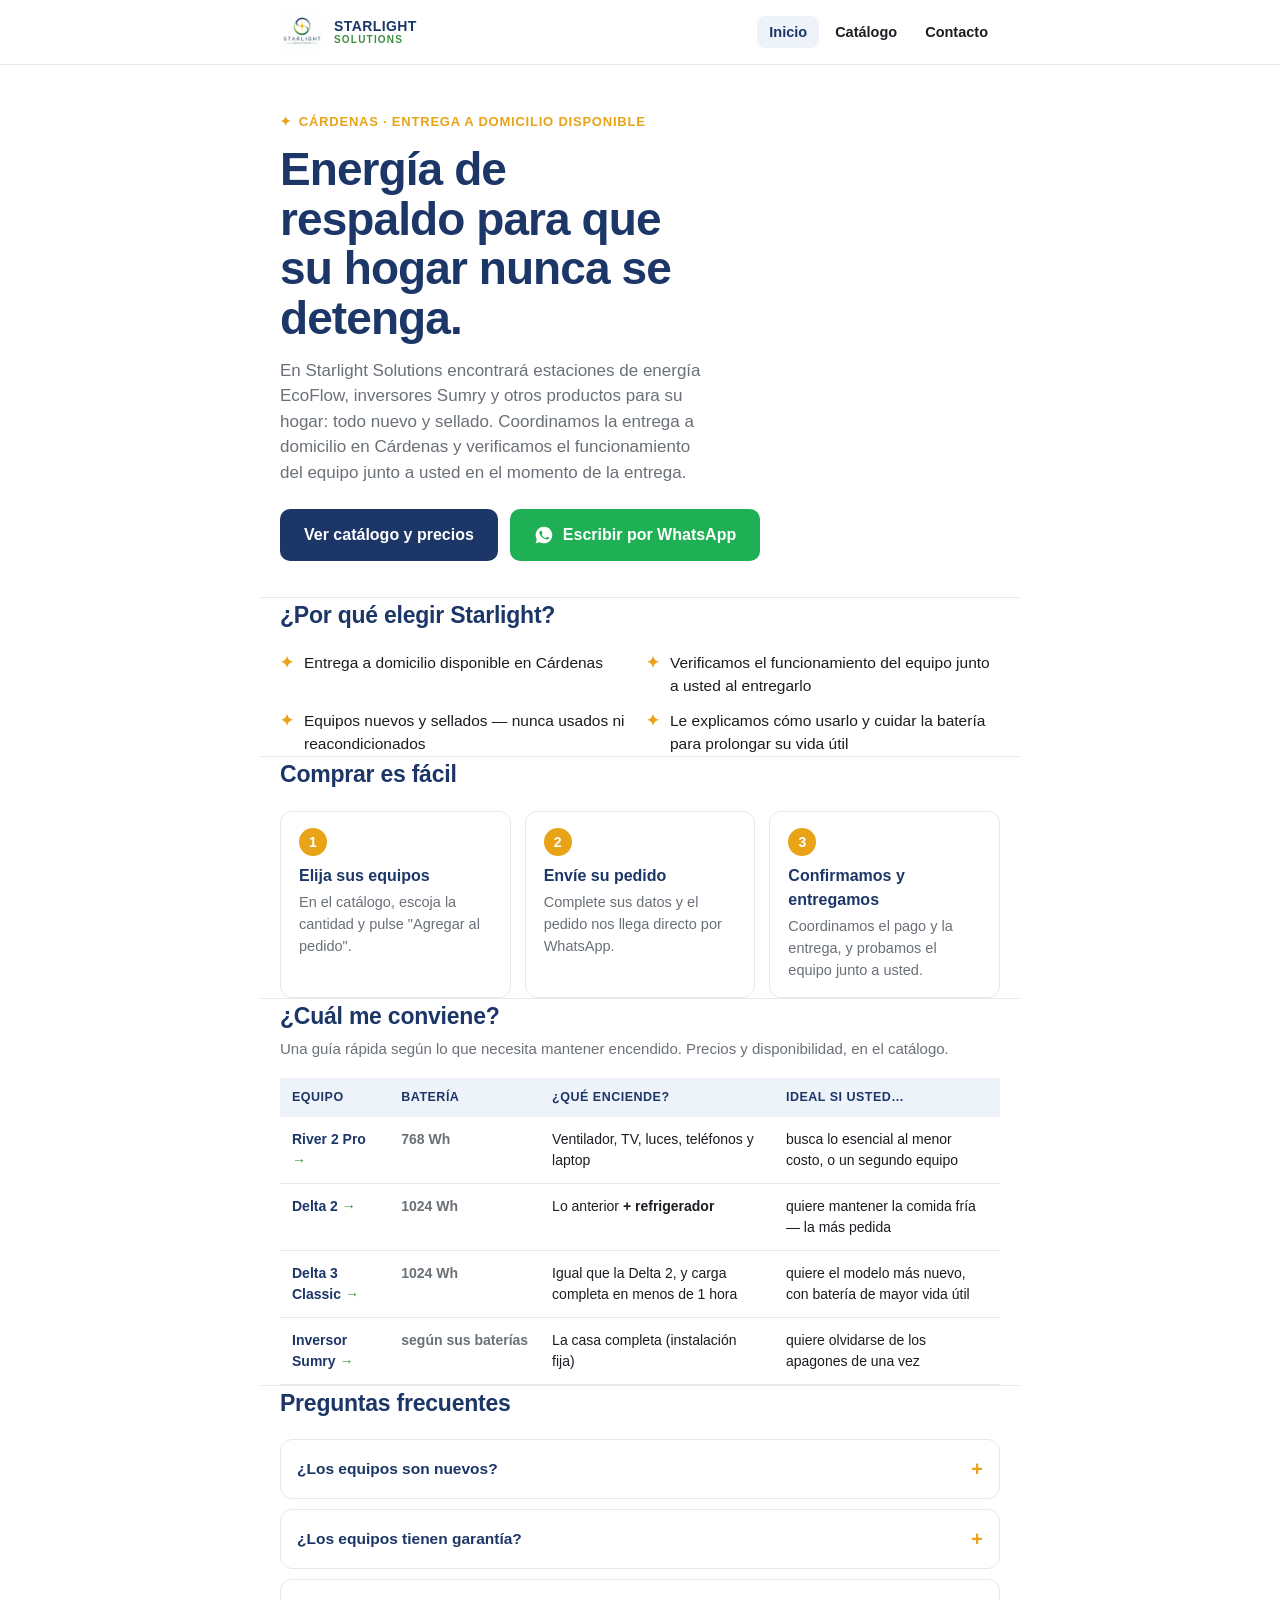
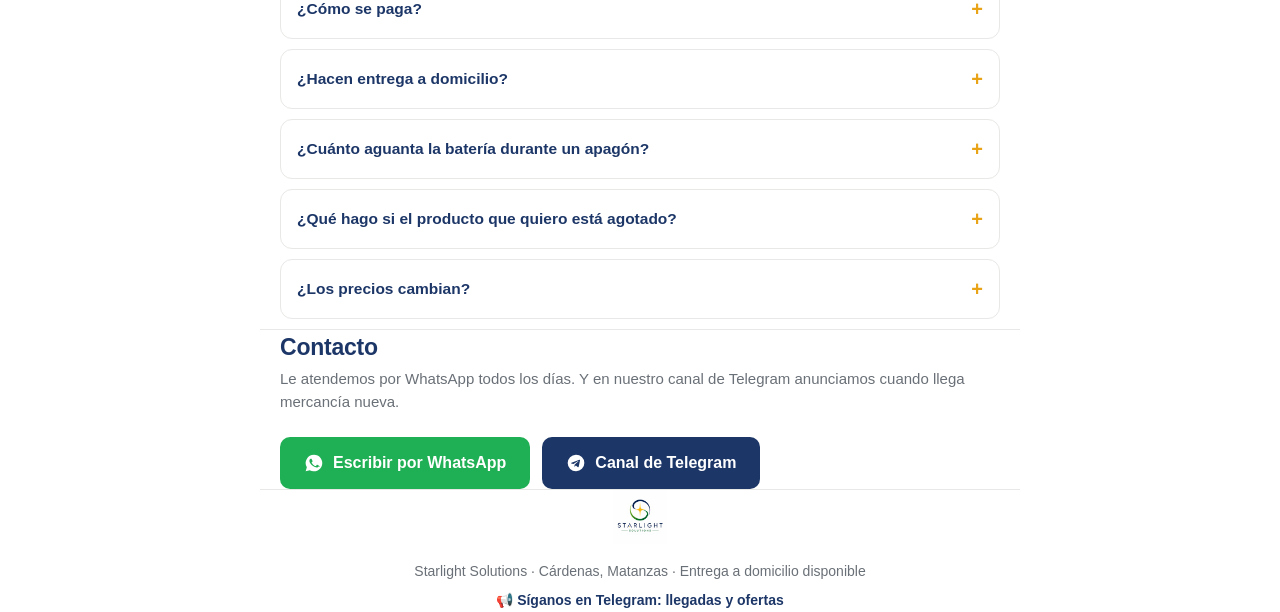
<file: index.html>
<!DOCTYPE html>
<html lang="es">
<head>
<meta charset="UTF-8">
<meta name="viewport" content="width=device-width, initial-scale=1.0">
<title>Starlight Solutions — Energía y más para su hogar en Cárdenas</title>
<meta name="description" content="Estaciones de energía EcoFlow, inversores Sumry y más productos para su hogar en Cárdenas. Nuevos y sellados, con entrega a domicilio disponible.">

<meta property="og:type" content="website">
<meta property="og:title" content="Starlight Solutions — Energía y más para su hogar">
<meta property="og:description" content="Estaciones EcoFlow, inversores Sumry y más productos, nuevos y sellados. Entrega a domicilio disponible en Cárdenas. Solicítelos por WhatsApp.">
<meta property="og:locale" content="es_ES">
<meta property="og:image" content="https://starlight-energy.github.io/fotos/logo.png">
<meta name="theme-color" content="#1c3667">

<link rel="stylesheet" href="estilos.css?v=7">
<link rel="icon" href="fotos/logo.png">

<script>
const TELEFONO = "5363918876";
const HOJA_URL = "https://docs.google.com/spreadsheets/d/e/2PACX-1vSPsP0MC9Q6pmkm4fNBeANPSQ49hgyJtSiVMVNAZ2O31lNak_DgUhjjcJc0O63xUS2sCh23cRfoL8Nz/pub?gid=810667152&single=true&output=csv";
</script>
</head>
<body>

<nav>
  <div class="nav-inner">
    <a class="nav-logo" href="index.html">
      <img src="fotos/logo.png" alt="Starlight Solutions">
      <strong>Starlight<small>Solutions</small></strong>
    </a>
    <ul class="nav-links">
      <li><a class="activo" href="index.html">Inicio</a></li>
      <li><a href="catalogo.html">Catálogo</a></li>
      <li><a href="#contacto">Contacto</a></li>
    </ul>
  </div>
</nav>

<section id="cartel-oferta" class="cartel-oferta" hidden aria-live="polite" aria-label="Oferta"></section>

<noscript><div class="contenedor"><p class="nojs">Su navegador tiene JavaScript desactivado y algunas funciones del sitio no van a funcionar. Escríbanos por WhatsApp al +53 63918876 y le atendemos igual.</p></div></noscript>

<header class="heroe contenedor">
  <span class="eyebrow">Cárdenas · Entrega a domicilio disponible</span>
  <h1>Energía de respaldo para que su hogar nunca se detenga.</h1>
  <p>En Starlight Solutions encontrará estaciones de energía EcoFlow, inversores Sumry y otros productos para su hogar: todo nuevo y sellado. Coordinamos la entrega a domicilio en Cárdenas y verificamos el funcionamiento del equipo junto a usted en el momento de la entrega.</p>
  <div class="botones">
    <a class="btn btn-azul" href="catalogo.html">Ver catálogo y precios</a>
    <a class="btn btn-wa" id="wa-hero" href="#">
      <svg width="20" height="20" viewBox="0 0 24 24" fill="currentColor"><path d="M12 2a10 10 0 0 0-8.6 15.1L2 22l5-1.3A10 10 0 1 0 12 2zm5.4 14.1c-.2.6-1.3 1.2-1.8 1.2-.5.1-1 .2-3.3-.7-2.8-1.1-4.6-4-4.7-4.2-.1-.2-1.1-1.5-1.1-2.9s.7-2 1-2.3c.2-.3.5-.3.7-.3h.5c.2 0 .4 0 .6.5l.9 2.1c.1.2.1.4 0 .6l-.4.6-.5.5c-.1.1-.3.3-.1.6.2.3.8 1.4 1.8 2.2 1.2 1.1 2.3 1.4 2.6 1.6.3.1.5.1.7-.1l1-1.2c.2-.3.4-.2.7-.1l2 1c.3.1.5.2.6.4 0 .1 0 .7-.2 1.3z"/></svg>
      Escribir por WhatsApp
    </a>
  </div>
</header>

<section class="contenedor">
  <h2 class="titulo">¿Por qué elegir Starlight?</h2>
  <ul class="confianza">
    <li>Entrega a domicilio disponible en Cárdenas</li>
    <li>Verificamos el funcionamiento del equipo junto a usted al entregarlo</li>
    <li>Equipos nuevos y sellados — nunca usados ni reacondicionados</li>
    <li>Le explicamos cómo usarlo y cuidar la batería para prolongar su vida útil</li>
  </ul>
</section>

<section class="contenedor">
  <h2 class="titulo">Comprar es fácil</h2>
  <div class="pasos">
    <div class="paso">
      <span class="num">1</span>
      <h3>Elija sus equipos</h3>
      <p>En el catálogo, escoja la cantidad y pulse "Agregar al pedido".</p>
    </div>
    <div class="paso">
      <span class="num">2</span>
      <h3>Envíe su pedido</h3>
      <p>Complete sus datos y el pedido nos llega directo por WhatsApp.</p>
    </div>
    <div class="paso">
      <span class="num">3</span>
      <h3>Confirmamos y entregamos</h3>
      <p>Coordinamos el pago y la entrega, y probamos el equipo junto a usted.</p>
    </div>
  </div>
</section>

<section class="contenedor" id="seccion-productos">
  <h2 class="titulo">Nuestros productos</h2>
  <p class="sub">Disponibilidad y precios actualizados en el catálogo.</p>
  <div class="previas" id="previas-productos"></div>
</section>

<section class="contenedor">
  <h2 class="titulo">¿Cuál me conviene?</h2>
  <p class="sub">Una guía rápida según lo que necesita mantener encendido. Precios y disponibilidad, en el catálogo.</p>
  <div class="tabla-scroll">
    <table class="tabla-comp">
      <tr><th>Equipo</th><th>Batería</th><th>¿Qué enciende?</th><th>Ideal si usted…</th></tr>
      <tr>
        <td><a href="catalogo.html#river2">River 2 Pro</a></td>
        <td class="wh">768 Wh</td>
        <td>Ventilador, TV, luces, teléfonos y laptop</td>
        <td>busca lo esencial al menor costo, o un segundo equipo</td>
      </tr>
      <tr>
        <td><a href="catalogo.html#delta2">Delta 2</a></td>
        <td class="wh">1024 Wh</td>
        <td>Lo anterior <strong>+ refrigerador</strong></td>
        <td>quiere mantener la comida fría — la más pedida</td>
      </tr>
      <tr>
        <td><a href="catalogo.html#delta3">Delta 3 Classic</a></td>
        <td class="wh">1024 Wh</td>
        <td>Igual que la Delta 2, y carga completa en menos de 1 hora</td>
        <td>quiere el modelo más nuevo, con batería de mayor vida útil</td>
      </tr>
      <tr>
        <td><a href="catalogo.html#sumry">Inversor Sumry</a></td>
        <td class="wh">según sus baterías</td>
        <td>La casa completa (instalación fija)</td>
        <td>quiere olvidarse de los apagones de una vez</td>
      </tr>
    </table>
  </div>
</section>

<section class="contenedor">
  <h2 class="titulo">Preguntas frecuentes</h2>
  <div class="faq">
    <details>
      <summary>¿Los equipos son nuevos?</summary>
      <div class="faq-r">Sí. Todos nuestros equipos son nuevos y sellados — nunca usados ni reacondicionados. Además, los probamos junto a usted en el momento de la entrega.</div>
    </details>
    <details>
      <summary>¿Los equipos tienen garantía?</summary>
      <div class="faq-r">No ofrecemos garantía. Lo que sí hacemos: antes de entregar cada equipo, lo encendemos y verificamos junto a usted que todo funcione perfectamente, y le explicamos cómo usarlo y cuidarlo. Una vez entregado, el equipo queda bajo el cuidado y la responsabilidad del cliente.</div>
    </details>
    <details>
      <summary>¿Cómo se paga?</summary>
      <div class="faq-r">En efectivo (USD) o por Zelle — los datos se los enviamos por WhatsApp al confirmar su pedido. La entrega a domicilio se paga en CUP.</div>
    </details>
    <details>
      <summary>¿Hacen entrega a domicilio?</summary>
      <div class="faq-r">Sí, la entrega a domicilio está disponible en Cárdenas y zonas cercanas. El costo depende de la zona (se paga en CUP) y lo verá claro antes de enviar su pedido.</div>
    </details>
    <details>
      <summary>¿Cuánto aguanta la batería durante un apagón?</summary>
      <div class="faq-r">Depende del equipo y de lo que conecte. En el catálogo, cada equipo dice qué puede encender; como referencia, una Delta 2 mantiene un refrigerador varias horas. Si nos cuenta qué quiere respaldar, le recomendamos el equipo exacto por WhatsApp.</div>
    </details>
    <details>
      <summary>¿Qué hago si el producto que quiero está agotado?</summary>
      <div class="faq-r">En el catálogo, deje su número de WhatsApp en el equipo agotado. Le avisamos por WhatsApp cuando lleguen.</div>
    </details>
    <details>
      <summary>¿Los precios cambian?</summary>
      <div class="faq-r">Los precios y la disponibilidad se actualizan constantemente en el catálogo. El precio del día es siempre el que ve allí, en USD.</div>
    </details>
  </div>
</section>

<section class="contenedor" id="contacto">
  <h2 class="titulo">Contacto</h2>
  <p class="sub">Le atendemos por WhatsApp todos los días. Y en nuestro canal de Telegram anunciamos cuando llega mercancía nueva.</p>
  <div class="botones">
    <a class="btn btn-wa" id="wa-contacto" href="#">
      <svg width="20" height="20" viewBox="0 0 24 24" fill="currentColor"><path d="M12 2a10 10 0 0 0-8.6 15.1L2 22l5-1.3A10 10 0 1 0 12 2zm5.4 14.1c-.2.6-1.3 1.2-1.8 1.2-.5.1-1 .2-3.3-.7-2.8-1.1-4.6-4-4.7-4.2-.1-.2-1.1-1.5-1.1-2.9s.7-2 1-2.3c.2-.3.5-.3.7-.3h.5c.2 0 .4 0 .6.5l.9 2.1c.1.2.1.4 0 .6l-.4.6-.5.5c-.1.1-.3.3-.1.6.2.3.8 1.4 1.8 2.2 1.2 1.1 2.3 1.4 2.6 1.6.3.1.5.1.7-.1l1-1.2c.2-.3.4-.2.7-.1l2 1c.3.1.5.2.6.4 0 .1 0 .7-.2 1.3z"/></svg>
      Escribir por WhatsApp
    </a>
    <a class="btn btn-azul" href="https://t.me/starlight_solutions" target="_blank" rel="noopener">
      <svg width="20" height="20" viewBox="0 0 24 24" fill="currentColor"><path d="M11.94 2a10 10 0 1 0 .12 20 10 10 0 0 0-.12-20zm4.9 6.8-1.63 7.74c-.12.55-.45.68-.9.42l-2.5-1.84-1.2 1.16c-.14.13-.25.25-.5.25l.17-2.53 4.6-4.16c.2-.17-.05-.27-.3-.1l-5.7 3.58-2.45-.77c-.53-.17-.54-.53.12-.79l9.57-3.69c.44-.16.83.1.68.73z"/></svg>
      Canal de Telegram
    </a>
  </div>
</section>

<a class="carrito-flotante" href="pedido.html" data-carrito-flotante style="display:none">
  <svg width="18" height="18" viewBox="0 0 24 24" fill="none" stroke="currentColor" stroke-width="2" stroke-linecap="round" stroke-linejoin="round"><circle cx="9" cy="21" r="1"/><circle cx="20" cy="21" r="1"/><path d="M1 1h4l2.7 13.4a2 2 0 0 0 2 1.6h9.7a2 2 0 0 0 2-1.6L23 6H6"/></svg>
  Ver mi pedido · <span data-carrito-cuenta>0</span>
</a>

<footer class="contenedor">
  <img class="logo-pie" src="fotos/logo.png" alt="Starlight Solutions">
  <p>Starlight Solutions · Cárdenas, Matanzas · Entrega a domicilio disponible</p>
  <a class="enlace-tg" href="https://t.me/starlight_solutions" target="_blank" rel="noopener">📢 Síganos en Telegram: llegadas y ofertas</a>
</footer>

<script data-goatcounter="https://starlight-energy.goatcounter.com/count" async src="https://gc.zgo.at/count.js"></script>

<script src="carrito.js?v=6"></script>
<script>
(function(){
  function construirPrevia(c, enc){
    var id = (c[0] || "").trim().toLowerCase();
    var nombre = c[1] || "";
    var texto = (c[9] || "").trim();
    var capacidad = (c[6] || "").trim();
    var blurb = texto || capacidad;
    var a = document.createElement("a");
    a.className = "previa";
    a.href = "catalogo.html#" + id;
    var h3 = document.createElement("h3");
    h3.textContent = nombre;
    a.appendChild(h3);
    if (blurb){
      var p = document.createElement("p");
      p.textContent = blurb;
      a.appendChild(p);
    }
    var o = Carrito.ofertaDe(c, enc, Date.now());
    if (o.activa){
      var oferta = document.createElement("div");
      oferta.className = "oferta-producto";
      oferta.textContent = "🏷️ " + o.etiqueta;
      a.appendChild(oferta);
    }
    if (o.activa && o.tachado){
      var precio = document.createElement("div");
      precio.className = "previa-precio";
      var visible = document.createElement("span");
      visible.setAttribute("aria-hidden", "true");
      var viejo = document.createElement("s");
      viejo.textContent = Carrito.usd(o.antes);
      visible.appendChild(viejo);
      visible.appendChild(document.createTextNode(" " + Carrito.usd(o.precio)));
      var lector = document.createElement("span");
      lector.className = "solo-lector";
      lector.textContent = "Antes " + Carrito.usd(o.antes) + ", ahora " + Carrito.usd(o.precio) + ".";
      precio.appendChild(visible);
      precio.appendChild(lector);
      a.appendChild(precio);
    }
    var span = document.createElement("span");
    span.className = "ver";
    span.textContent = "Ver detalles →";
    a.appendChild(span);
    return a;
  }

  var contPrevias = document.getElementById("previas-productos");
  var seccionProductos = document.getElementById("seccion-productos");

  var cartel = document.getElementById("cartel-oferta");
  var ultimas = { filas: [], enc: null, previas: false };

  function pintarCartel(filas, enc){
    var b = Carrito.bannerOfertas(filas, enc, Date.now());
    Carrito.pintarCartel(cartel, b, b ? "catalogo.html#" + b.primerId : "catalogo.html");
  }

  function pintarPrevias(filas, enc){
    contPrevias.innerHTML = "";
    filas.forEach(function(c){
      if (!(c[0] || "").trim()) return;
      if (Carrito.esOculto(c, enc)) return;
      contPrevias.appendChild(construirPrevia(c, enc));
    });
    if (contPrevias.children.length === 0) seccionProductos.hidden = true;
    else seccionProductos.hidden = false;
  }

  function pintarPreviasDesdeCache(){
    var cached = null;
    try { cached = JSON.parse(localStorage.getItem("starlight_catalogo_v1")); } catch(e){}
    var fecha = null;
    var filas = null;
    var enc = null;
    if (Array.isArray(cached)) filas = cached;
    else if (cached && Array.isArray(cached.filas)){ fecha = cached.fecha; filas = cached.filas; enc = Array.isArray(cached.encabezado) ? cached.encabezado : null; }
    if (filas && filas.length){
      ultimas = { filas: filas, enc: enc, previas: true };
      pintarPrevias(filas, enc);
      if (!(typeof fecha === "number" && isFinite(fecha) && Date.now() - fecha <= 86400000)){
        var dias = typeof fecha === "number" && isFinite(fecha) ? Math.max(1, Math.floor((Date.now() - fecha) / 86400000)) : 1;
        var aviso = document.createElement("p");
        aviso.className = "aviso-cache";
        aviso.textContent = "Precios guardados de hace " + dias + " día(s) — confirme por WhatsApp";
        contPrevias.parentNode.insertBefore(aviso, contPrevias);
      }
    }
    else { seccionProductos.hidden = true; }
  }

  try {
    var guardada = Carrito.leerCacheCatalogo();
    if (guardada && guardada.filas.length){
      ultimas = { filas: guardada.filas, enc: guardada.encabezado, previas: false };
      pintarCartel(guardada.filas, guardada.encabezado);
    }
  } catch(e){}

  var filasPrevias = [];
  Carrito.leerHoja(HOJA_URL, function(c){
    filasPrevias.push(c);
  }, function(enc){
    if (filasPrevias.length > 0){
      ultimas = { filas: filasPrevias, enc: enc, previas: true };
      pintarPrevias(filasPrevias, enc);
      try { pintarCartel(filasPrevias, enc); } catch(e){}
    }
    else { pintarPreviasDesdeCache(); }
  }, function(){
    pintarPreviasDesdeCache();
  }, {encabezado:["id","producto","precio","stock"]});

  Carrito.relojOfertas(function(){
    try {
      if (ultimas.previas) pintarPrevias(ultimas.filas, ultimas.enc);
      pintarCartel(ultimas.filas, ultimas.enc);
    } catch(e){}
  });

  function wa(m){return "https://wa.me/"+TELEFONO+"?text="+encodeURIComponent(m);}
  var h=document.getElementById("wa-hero");
  var c=document.getElementById("wa-contacto");
  if(h) h.href=wa("Hola 👋 Vi la página de Starlight y quiero más información.");
  if(c) c.href=wa("Hola 👋 Vi la página de Starlight y quiero más información.");
})();
</script>

</body>
</html>
</file>
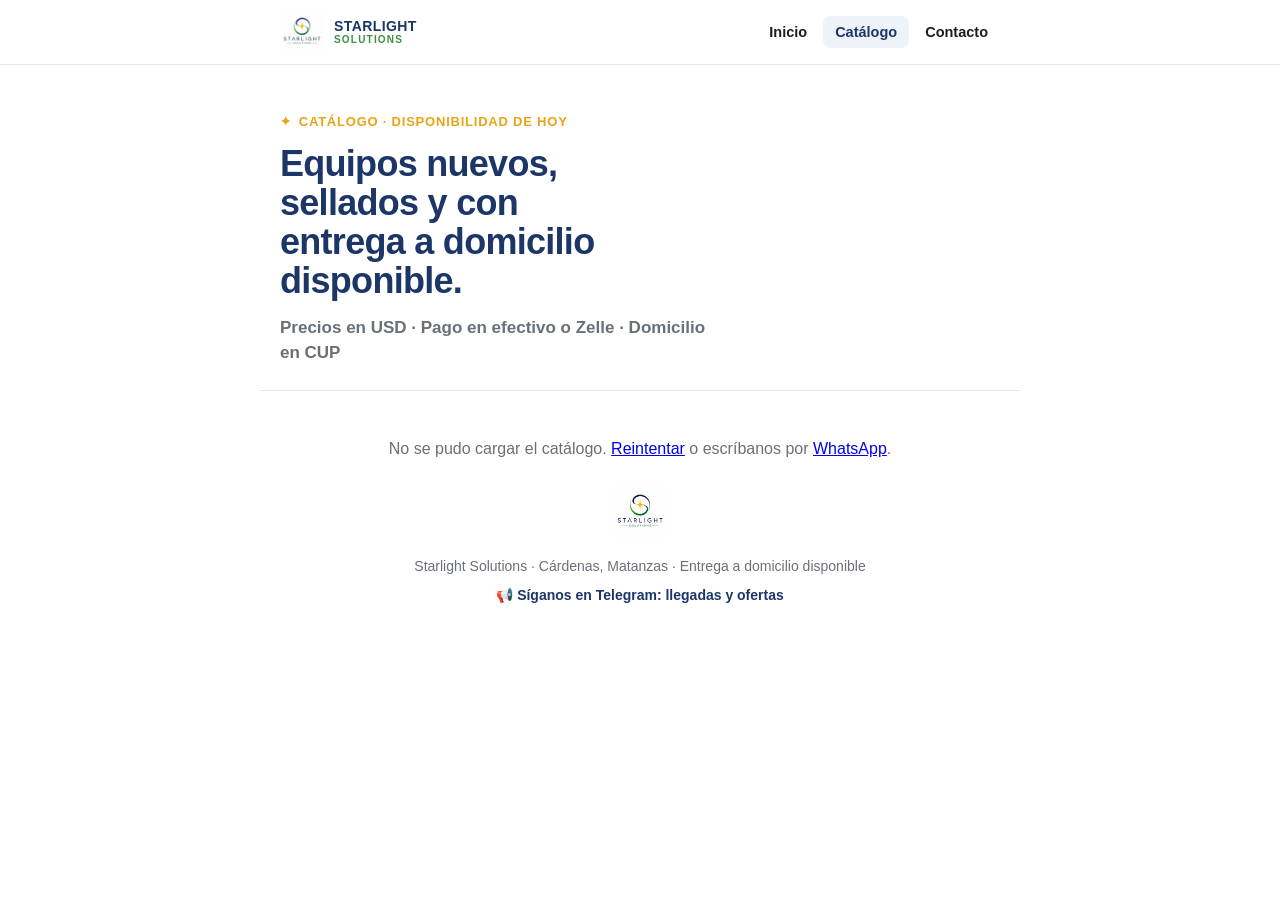
<file: catalogo.html>
<!DOCTYPE html>
<html lang="es">
<head>
<meta charset="UTF-8">
<meta name="viewport" content="width=device-width, initial-scale=1.0">
<title>Catálogo — Starlight Solutions</title>
<meta name="description" content="Catálogo de Starlight Solutions en Cárdenas: estaciones EcoFlow, inversores Sumry y más productos para su hogar. Disponibilidad y precios del día.">

<meta property="og:type" content="website">
<meta property="og:title" content="Catálogo — Starlight Solutions">
<meta property="og:description" content="Disponibilidad y precios del día: estaciones EcoFlow, inversor Sumry y más productos para su hogar. Solicítelos por WhatsApp.">
<meta property="og:locale" content="es_ES">
<meta property="og:image" content="https://starlight-energy.github.io/fotos/logo.png">
<meta name="theme-color" content="#1c3667">

<link rel="stylesheet" href="estilos.css?v=7">
<link rel="icon" href="fotos/logo.png">

<script>
const TELEFONO = "5363918876";
const HOJA_URL = "https://docs.google.com/spreadsheets/d/e/2PACX-1vSPsP0MC9Q6pmkm4fNBeANPSQ49hgyJtSiVMVNAZ2O31lNak_DgUhjjcJc0O63xUS2sCh23cRfoL8Nz/pub?gid=810667152&single=true&output=csv";
const PEDIDOS_URL = "https://script.google.com/macros/s/AKfycbxJfbMzWdCAZn0d9-gTarCLpDb30ksTUcnERDhWfdk-dnP-SZZPJ8MPzvjmgQmxFsUaIg/exec";
</script>
</head>
<body>

<nav>
  <div class="nav-inner">
    <a class="nav-logo" href="index.html">
      <img src="fotos/logo.png" alt="Starlight Solutions">
      <strong>Starlight<small>Solutions</small></strong>
    </a>
    <ul class="nav-links">
      <li><a href="index.html">Inicio</a></li>
      <li><a class="activo" href="catalogo.html">Catálogo</a></li>
      <li><a href="index.html#contacto">Contacto</a></li>
    </ul>
  </div>
</nav>

<section id="cartel-oferta" class="cartel-oferta" hidden aria-live="polite" aria-label="Oferta"></section>

<noscript><div class="contenedor"><p class="nojs">Su navegador tiene JavaScript desactivado y algunas funciones del sitio no van a funcionar. Escríbanos por WhatsApp al +53 63918876 y le atendemos igual.</p></div></noscript>

<header class="heroe contenedor" style="padding-bottom:24px">
  <span class="eyebrow">Catálogo · Disponibilidad de hoy</span>
  <h1 style="font-size:clamp(26px,6vw,36px)">Equipos nuevos, sellados y con entrega a domicilio disponible.</h1>
  <p class="nota-precio-cab">Precios en USD · Pago en efectivo o Zelle · Domicilio en CUP</p>
</header>

<main class="contenedor">

  <div class="filtros" id="filtros" hidden></div>
  <div id="lista-productos"></div>
  <p id="estado-catalogo" style="text-align:center;color:var(--gris);padding:24px 0" hidden></p>

</main>

<a class="carrito-flotante" href="pedido.html" data-carrito-flotante style="display:none">
  <svg width="18" height="18" viewBox="0 0 24 24" fill="none" stroke="currentColor" stroke-width="2" stroke-linecap="round" stroke-linejoin="round"><circle cx="9" cy="21" r="1"/><circle cx="20" cy="21" r="1"/><path d="M1 1h4l2.7 13.4a2 2 0 0 0 2 1.6h9.7a2 2 0 0 0 2-1.6L23 6H6"/></svg>
  Ver mi pedido · <span data-carrito-cuenta>0</span>
</a>

<footer class="contenedor">
  <img class="logo-pie" src="fotos/logo.png" alt="Starlight Solutions">
  <p>Starlight Solutions · Cárdenas, Matanzas · Entrega a domicilio disponible</p>
  <a class="enlace-tg" href="https://t.me/starlight_solutions" target="_blank" rel="noopener">📢 Síganos en Telegram: llegadas y ofertas</a>
</footer>

<script data-goatcounter="https://starlight-energy.goatcounter.com/count" async src="https://gc.zgo.at/count.js"></script>

<script src="carrito.js?v=6"></script>
<script>
(function(){
  function agregarCompartir(cont, nombre, id){
    var b = document.createElement("button");
    b.type = "button";
    b.className = "btn-compartir";
    b.innerHTML = '<svg width="15" height="15" viewBox="0 0 24 24" fill="none" stroke="currentColor" stroke-width="2" stroke-linecap="round" stroke-linejoin="round"><circle cx="18" cy="5" r="3"/><circle cx="6" cy="12" r="3"/><circle cx="18" cy="19" r="3"/><line x1="8.6" y1="13.5" x2="15.4" y2="17.5"/><line x1="15.4" y1="6.5" x2="8.6" y2="10.5"/></svg> Compartir con un familiar';
    b.addEventListener("click", function(){
      var url = "https://starlight-energy.github.io/catalogo.html#" + id;
      var texto = "Mira esto de Starlight Solutions ⚡ " + nombre + ": " + url;
      if (navigator.share){ navigator.share({text: texto}).catch(function(){}); }
      else { window.open("https://wa.me/?text=" + encodeURIComponent(texto), "_blank"); }
    });
    cont.appendChild(b);
  }

  function render(cont){
    var id = cont.getAttribute("data-acciones");
    var nombre = cont.getAttribute("data-nombre");
    var articulo = (cont.getAttribute("data-articulo") || "la");
    var s = cont.getAttribute("data-stock-num");
    var stock = (s === null || s === "") ? null : parseInt(s, 10);
    var pn = cont.getAttribute("data-precio-num");
    var precio = (pn === null || pn === "") ? null : parseFloat(pn);
    var nn = cont.getAttribute("data-precio-normal");
    var precioNormal = (nn === null || nn === "") ? null : parseFloat(nn);
    var fo = cont.getAttribute("data-fin-oferta");
    var finOferta = (fo === null || fo === "") ? null : Number(fo);

    if (stock !== null && stock <= 0){
      cont.innerHTML = "";
      Carrito.pintarAviso(cont, {id:id, nombre:nombre, viene:cont.getAttribute("data-viene") === "1", url:PEDIDOS_URL});
      agregarCompartir(cont, nombre, id);
      return;
    }

    var max = (stock !== null) ? ' max="'+stock+'"' : '';
    cont.innerHTML =
      '<div class="cantidad">'+
        '<button type="button" class="qbtn" data-menos aria-label="Quitar uno">−</button>'+
        '<input type="number" class="qinput" value="1" min="1"'+max+' inputmode="numeric" aria-label="Cantidad">'+
        '<button type="button" class="qbtn" data-mas aria-label="Agregar uno">+</button>'+
      '</div>'+
      '<button type="button" class="btn btn-azul btn-agregar">Agregar al pedido</button>';

    var input = cont.querySelector(".qinput");
    function clamp(){
      var v = parseInt(input.value, 10) || 1;
      if (v < 1) v = 1;
      if (stock !== null && v > stock) v = stock;
      input.value = v;
      return v;
    }
    cont.querySelector("[data-menos]").addEventListener("click", function(){ input.value = (parseInt(input.value,10)||1) - 1; clamp(); });
    cont.querySelector("[data-mas]").addEventListener("click", function(){ input.value = (parseInt(input.value,10)||1) + 1; clamp(); });
    input.addEventListener("change", clamp);

    var btn = cont.querySelector(".btn-agregar");
    btn.addEventListener("click", function(){
      var cant = clamp();
      Carrito.agregar(id, {nombre:nombre, articulo:articulo, precio:precio, tope:stock, precioNormal:precioNormal, finOferta:finOferta}, cant);
      try{ if(window.goatcounter && goatcounter.count) goatcounter.count({path:"evento/agregar-"+id, title:"Agregar: "+nombre, event:true}); }catch(e){}
      btn.textContent = "✓ Agregado";
      btn.classList.add("ok");
      input.value = 1;
      setTimeout(function(){ btn.textContent = "Agregar al pedido"; btn.classList.remove("ok"); }, 1300);
    });
    agregarCompartir(cont, nombre, id);
  }

  // `enc` = encabezado de la hoja (null en una caché vieja): las columnas se
  // buscan por nombre y, si no están, en su posición de siempre.
  function construirProducto(c, enc){
    var id = (c[0] || "").trim().toLowerCase();
    var producto = c[1] || "";
    var categoria = Carrito.celda(c, enc, "categoria", 4);
    var articulo = Carrito.celda(c, enc, "articulo", 5) || "la";
    var capacidad = Carrito.celda(c, enc, "capacidad", 6).trim();
    var titulo = Carrito.celda(c, enc, "titulo", 8).trim() || "¿Para qué sirve?";
    var texto = Carrito.celda(c, enc, "texto", 9).trim();

    var article = document.createElement("article");
    article.className = "producto";
    article.id = id;
    article.setAttribute("data-categoria", categoria);

    var img = document.createElement("img");
    img.src = "fotos/" + id + ".jpg";
    img.alt = producto;
    img.loading = "lazy";
    img.onerror = function(){ this.onerror = null; this.src = "fotos/proximamente.jpg"; };
    article.appendChild(img);

    var cuerpo = document.createElement("div");
    var h2 = document.createElement("h2");
    h2.textContent = producto;
    cuerpo.appendChild(h2);

    if (capacidad){
      var cap = document.createElement("div");
      cap.className = "capacidad";
      cap.textContent = capacidad;
      cuerpo.appendChild(cap);
    }

    var badge = document.createElement("span");
    badge.className = "badge-stock disponible";
    badge.setAttribute("data-stock", id);
    badge.textContent = "Disponible";
    cuerpo.appendChild(badge);

    var specs = Carrito.celda(c, enc, "specs", 7).split("|").map(function(spec){ return spec.trim(); }).filter(function(spec){ return spec; });
    if (specs.length){
      var ul = document.createElement("ul");
      ul.className = "specs";
      specs.forEach(function(spec){
        var li = document.createElement("li");
        li.textContent = spec;
        ul.appendChild(li);
      });
      cuerpo.appendChild(ul);
    }

    if (texto){
      var info = document.createElement("div");
      info.className = "enciende";
      var strong = document.createElement("strong");
      strong.textContent = titulo;
      var span = document.createElement("span");
      span.textContent = texto;
      info.appendChild(strong);
      info.appendChild(span);
      cuerpo.appendChild(info);
    }

    var o = Carrito.ofertaDe(c, enc, Date.now());
    var ofertaTexto = o.activa ? o.etiqueta : "";
    if (ofertaTexto){
      var oferta = document.createElement("div");
      oferta.className = "oferta-producto";
      oferta.textContent = "🏷️ " + ofertaTexto;
      cuerpo.appendChild(oferta);
    }

    var precio = document.createElement("div");
    precio.className = "precio";
    precio.setAttribute("data-precio", id);
    cuerpo.appendChild(precio);

    var acciones = document.createElement("div");
    acciones.className = "acciones";
    acciones.setAttribute("data-acciones", id);
    acciones.setAttribute("data-nombre", producto);
    acciones.setAttribute("data-articulo", articulo);
    cuerpo.appendChild(acciones);

    article.appendChild(cuerpo);
    return article;
  }

  function oculto(tag, texto){
    var el = document.createElement(tag);
    el.textContent = texto;
    el.setAttribute("aria-hidden", "true");
    return el;
  }

  function lector(texto){
    var el = document.createElement("span");
    el.className = "solo-lector";
    el.textContent = texto;
    return el;
  }

  function pintarPrecio(pEl, o, precioTxt, precioNum){
    pEl.textContent = "";
    if (o.tachado){
      var s = oculto("s", Carrito.usd(o.antes));
      s.className = "precio-antes";
      var nuevo = oculto("span", Carrito.usd(o.precio));
      nuevo.className = "precio-oferta";
      var ahorro = oculto("span", "Ahorra " + Carrito.usd(o.antes - o.precio));
      ahorro.className = "ahorro";
      pEl.appendChild(s);
      pEl.appendChild(document.createTextNode(" "));
      pEl.appendChild(nuevo);
      pEl.appendChild(document.createTextNode(" "));
      pEl.appendChild(ahorro);
      pEl.appendChild(lector("Antes " + Carrito.usd(o.antes) + ", ahora " + Carrito.usd(o.precio) + "."));
      return;
    }
    if (precioTxt){ pEl.textContent = (precioNum !== null) ? (precioTxt + " USD") : precioTxt; }
    else { pEl.innerHTML = "<em>Precio del día por WhatsApp</em>"; }
  }

  // desdeCache = true cuando la lista es la guardada: nunca promete
  // "vienen en camino" (D44) ni olvida un aviso anotado.
  function finalizar(c, enc, desdeCache){
    var id = c[0].trim().toLowerCase();
    var o = Carrito.ofertaDe(c, enc, Date.now());
    var precioTxt = o.precioTexto;
    var stock = parseInt((c[3] || "").trim(), 10);
    var pEl = document.querySelector('[data-precio="' + id + '"]');
    var badge = document.querySelector('[data-stock="' + id + '"]');
    var cont = document.querySelector('[data-acciones="' + id + '"]');

    var precioNum = o.precio;
    cont.setAttribute("data-precio-num", precioNum === null ? "" : precioNum);
    cont.setAttribute("data-precio-normal", o.tachado ? o.antes : "");
    cont.setAttribute("data-fin-oferta", (o.activa && o.finMs) ? o.finMs : "");
    if (pEl){
      pintarPrecio(pEl, o, precioTxt, precioNum);
      var previa = pEl.nextSibling;
      if (previa && previa.className === "cuenta-oferta") previa.parentNode.removeChild(previa);
      if (o.activa && o.finMs){
        var cuenta = document.createElement("div");
        cuenta.className = "cuenta-oferta";
        cuenta.appendChild(oculto("span", "⏰ Termina en "));
        var num = oculto("span", Carrito.cuentaRegresiva(o.finMs - Date.now()));
        num.setAttribute("data-fin-ms", o.finMs);
        cuenta.appendChild(num);
        cuenta.appendChild(lector(Carrito.textoFinLector(o.finTexto)));
        pEl.parentNode.insertBefore(cuenta, pEl.nextSibling);
      }
    }

    if (!isNaN(stock)){
      cont.setAttribute("data-stock-num", stock);
      var est = Carrito.insignia(c, enc, desdeCache);
      cont.setAttribute("data-viene", est && est.clase === "viene" ? "1" : "");
      if (badge && est){ badge.textContent = est.texto; badge.className = "badge-stock " + est.clase; }
      if (stock > 0 && !desdeCache) Carrito.olvidarAviso(id);
    }
    render(cont);
  }

  function construirFiltros(){
    var productos = document.querySelectorAll(".producto[data-categoria]");
    var cats = [];
    productos.forEach(function(p){
      var c = p.getAttribute("data-categoria");
      if (c && cats.indexOf(c) === -1) cats.push(c);
    });
    if (cats.length < 2) return;

    var barra = document.getElementById("filtros");
    barra.hidden = false;
    ["Todos"].concat(cats).forEach(function(cat, i){
      var b = document.createElement("button");
      b.type = "button";
      b.className = "chip" + (i === 0 ? " activo" : "");
      b.textContent = cat;
      b.addEventListener("click", function(){
        barra.querySelectorAll(".chip").forEach(function(x){ x.classList.remove("activo"); });
        b.classList.add("activo");
        productos.forEach(function(p){
          p.style.display = (cat === "Todos" || p.getAttribute("data-categoria") === cat) ? "" : "none";
        });
      });
      barra.appendChild(b);
    });
  }

  var lista = document.getElementById("lista-productos");
  var estado = document.getElementById("estado-catalogo");
  var cartel = document.getElementById("cartel-oferta");
  var filas = [];
  var pintadas = { filas: [], enc: null, desdeCache: false };

  function pintarCartel(){
    var b = Carrito.bannerOfertas(pintadas.filas, pintadas.enc, Date.now());
    Carrito.pintarCartel(cartel, b, b ? "#" + b.primerId : "#");
  }

  function alVencer(){
    pintadas.filas.forEach(function(c){
      try {
        var id = String(c[0] || "").trim().toLowerCase();
        var art = document.getElementById(id);
        if (!art) return;
        var o = Carrito.ofertaDe(c, pintadas.enc, Date.now());
        var etq = art.querySelector(".oferta-producto");
        if (etq && !o.activa) etq.parentNode.removeChild(etq);
        finalizar(c, pintadas.enc, pintadas.desdeCache);
      } catch(e){}
    });
    pintarCartel();
  }

  // D44: la lista guardada lleva su antigüedad arriba, sea cual sea.
  function avisarCache(fecha){
    var aviso = document.createElement("p");
    aviso.className = "aviso-cache";
    aviso.textContent = Carrito.textoListaGuardada(fecha);
    lista.parentNode.insertBefore(aviso, lista);
  }

  function mostrarDesdeCache(){
    var cached = Carrito.leerCacheCatalogo();
    if (!(cached && cached.filas.length)) return false;
    lista.innerHTML = "";
    var visibles = [];
    cached.filas.forEach(function(c){
      if (!(c && String(c[0] || "").trim())) return;
      if (Carrito.esOculto(c, cached.encabezado)) return;
      visibles.push(c);
      lista.appendChild(construirProducto(c, cached.encabezado));
      finalizar(c, cached.encabezado, true);
    });
    avisarCache(cached.fecha);
    construirFiltros();
    pintadas = { filas: visibles, enc: cached.encabezado, desdeCache: true };
    try { pintarCartel(); } catch(e){}
    return true;
  }

  try {
    var guardadaCartel = Carrito.leerCacheCatalogo();
    if (guardadaCartel && guardadaCartel.filas.length) {
      var cartelCache = Carrito.bannerOfertas(guardadaCartel.filas, guardadaCartel.encabezado, Date.now());
      Carrito.pintarCartel(cartel, cartelCache, cartelCache ? "#" + cartelCache.primerId : "#");
    }
  } catch(e){}

  estado.textContent = "Cargando productos…";
  estado.hidden = false;

  Carrito.leerHoja(HOJA_URL, function(c, enc){
    if (!(c[0] || "").trim()) return;
    if (Carrito.esOculto(c, enc)) return;
    filas.push(c);
    lista.appendChild(construirProducto(c, enc));
    finalizar(c, enc, false);
  }, function(enc){
    if (filas.length > 0){
      estado.hidden = true;
      Carrito.guardarCacheCatalogo(filas, enc);
      construirFiltros();
      pintadas = { filas: filas, enc: enc, desdeCache: false };
      try { pintarCartel(); } catch(e){}
      return;
    }
    if (mostrarDesdeCache()){
      estado.textContent = "Mostrando la última lista guardada.";
    } else {
      estado.textContent = "No hay productos por el momento. Escríbanos por WhatsApp.";
    }
    estado.hidden = false;
  }, function(){
    if (mostrarDesdeCache()){
      estado.textContent = "Mostrando la última lista guardada.";
      estado.hidden = false;
    } else {
      estado.textContent = "No se pudo cargar el catálogo. ";
      var reintentar = document.createElement("a");
      reintentar.href = "#";
      reintentar.textContent = "Reintentar";
      reintentar.addEventListener("click", function(e){ e.preventDefault(); location.reload(); });
      estado.appendChild(reintentar);
      estado.appendChild(document.createTextNode(" o escríbanos por "));
      var whatsapp = document.createElement("a");
      whatsapp.href = "https://wa.me/" + TELEFONO;
      whatsapp.textContent = "WhatsApp";
      estado.appendChild(whatsapp);
      estado.appendChild(document.createTextNode("."));
      estado.hidden = false;
    }
  }, {encabezado:["id","producto","precio","stock"]});

  Carrito.relojOfertas(alVencer);
})();
</script>

</body>
</html>
</file>
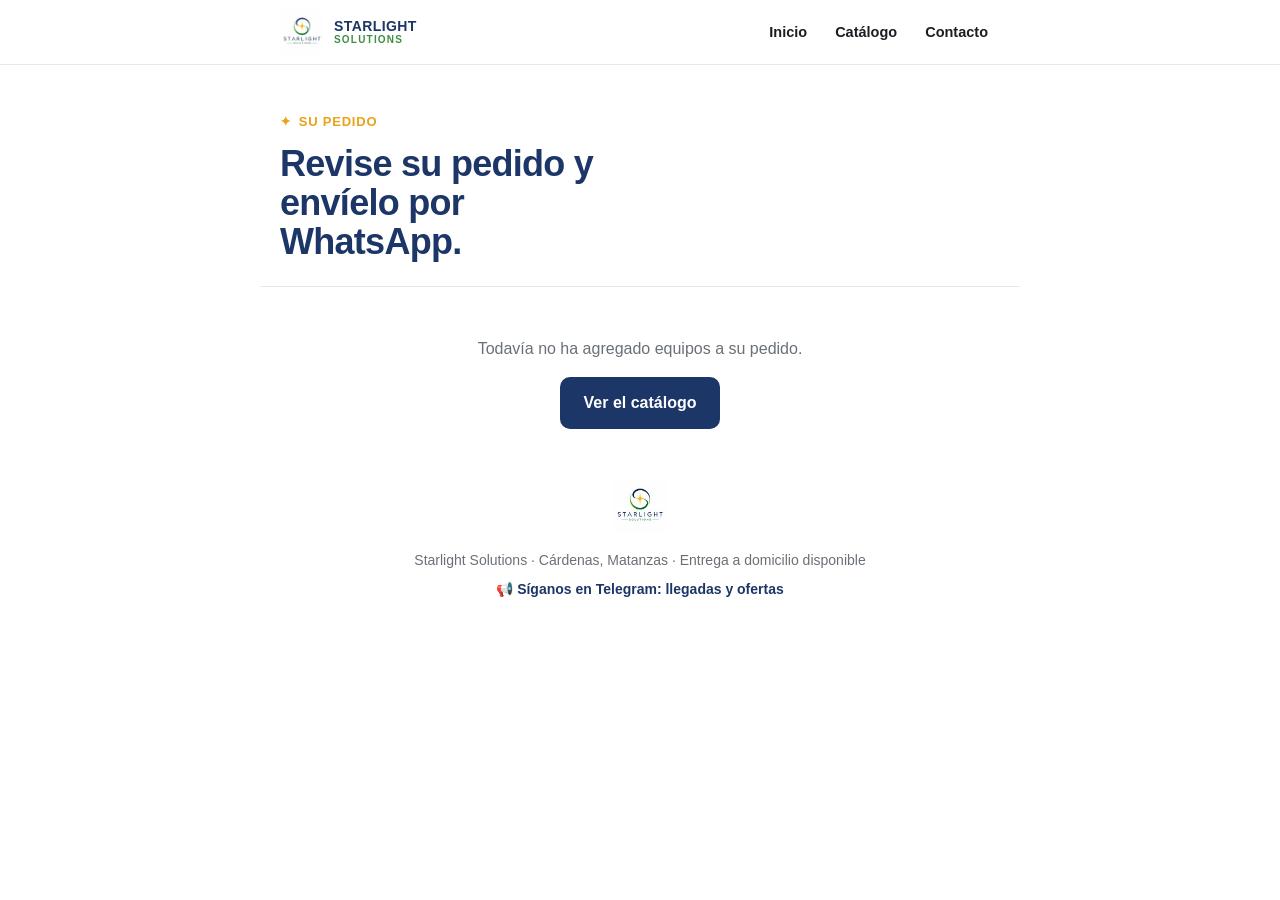
<file: pedido.html>
<!DOCTYPE html>
<html lang="es">
<head>
<meta charset="UTF-8">
<meta name="viewport" content="width=device-width, initial-scale=1.0">
<title>Su pedido — Starlight Solutions</title>
<meta name="description" content="Revise su pedido de equipos de energía y envíelo por WhatsApp. Entrega a domicilio disponible en Cárdenas.">

<meta property="og:type" content="website">
<meta property="og:title" content="Su pedido — Starlight Solutions">
<meta property="og:description" content="Revise su pedido y envíelo por WhatsApp. Entrega a domicilio disponible en Cárdenas.">
<meta property="og:locale" content="es_ES">
<meta property="og:image" content="https://starlight-energy.github.io/fotos/logo.png">
<meta name="theme-color" content="#1c3667">
<link rel="stylesheet" href="estilos.css?v=7">
<link rel="icon" href="fotos/logo.png">

<script>
const TELEFONO = "5363918876";
const HOJA_URL = "https://docs.google.com/spreadsheets/d/e/2PACX-1vSPsP0MC9Q6pmkm4fNBeANPSQ49hgyJtSiVMVNAZ2O31lNak_DgUhjjcJc0O63xUS2sCh23cRfoL8Nz/pub?gid=810667152&single=true&output=csv";
const HOJA_DOMICILIOS_URL = "https://docs.google.com/spreadsheets/d/e/2PACX-1vSPsP0MC9Q6pmkm4fNBeANPSQ49hgyJtSiVMVNAZ2O31lNak_DgUhjjcJc0O63xUS2sCh23cRfoL8Nz/pub?gid=296761912&single=true&output=csv";
const PEDIDOS_URL = "https://script.google.com/macros/s/AKfycbxJfbMzWdCAZn0d9-gTarCLpDb30ksTUcnERDhWfdk-dnP-SZZPJ8MPzvjmgQmxFsUaIg/exec";
</script>
</head>
<body>

<nav>
  <div class="nav-inner">
    <a class="nav-logo" href="index.html">
      <img src="fotos/logo.png" alt="Starlight Solutions">
      <strong>Starlight<small>Solutions</small></strong>
    </a>
    <ul class="nav-links">
      <li><a href="index.html">Inicio</a></li>
      <li><a href="catalogo.html">Catálogo</a></li>
      <li><a href="index.html#contacto">Contacto</a></li>
    </ul>
  </div>
</nav>

<noscript><div class="contenedor"><p class="nojs">Su navegador tiene JavaScript desactivado y algunas funciones del sitio no van a funcionar. Escríbanos por WhatsApp al +53 63918876 y le atendemos igual.</p></div></noscript>

<header class="heroe contenedor" style="padding-bottom:24px">
  <span class="eyebrow">Su pedido</span>
  <h1 style="font-size:clamp(26px,6vw,36px)">Revise su pedido y envíelo por WhatsApp.</h1>
</header>

<main class="contenedor">

  <div id="pedido-vacio" class="pedido-vacio" hidden>
    <p>Todavía no ha agregado equipos a su pedido.</p>
    <p style="margin-top:16px"><a class="btn btn-azul" href="catalogo.html">Ver el catálogo</a></p>
  </div>

  <div id="pedido-lleno" hidden>

    <section style="border:0;padding:8px 0 0">
      <h2 class="titulo">Equipos</h2>
      <div id="lista-items"></div>
    </section>

    <section style="border:0;padding-top:24px">
      <h2 class="titulo">Sus datos</h2>
      <div class="campo">
        <label for="nombre">Nombre y apellidos *</label>
        <input type="text" id="nombre" autocomplete="name">
      </div>
      <div class="campo">
        <label for="telefono">Teléfono / WhatsApp *</label>
        <input type="tel" id="telefono" autocomplete="tel" inputmode="tel">
      </div>

      <label class="check"><input type="checkbox" id="quiere-domicilio"> Deseo entrega a domicilio</label>

      <div id="bloque-domicilio" hidden>
        <div class="campo" id="bloque-zona">
          <label for="zona">Zona de entrega</label>
          <select id="zona"><option>Cargando zonas…</option></select>
        </div>
        <div class="campo">
          <label for="direccion">Dirección</label>
          <textarea id="direccion" placeholder="Calle, número, entre calles, referencias…"></textarea>
        </div>
      </div>

      <div class="campo">
        <label for="notas">Notas (opcional)</label>
        <textarea id="notas" placeholder="Ej.: entregar después de las 5 PM"></textarea>
      </div>
    </section>

    <section style="border:0;padding-top:8px">
      <div class="totales">
        <div class="fila"><span>Subtotal equipos</span><span id="t-subtotal">—</span></div>
        <div class="fila" id="fila-domicilio" hidden><span>Entrega a domicilio</span><span id="t-domicilio">—</span></div>
        <div class="fila total"><span>Total</span><span id="t-total">—</span></div>
      </div>
      <p class="nota-pago" id="nota-precios" hidden>* Algunos precios se confirman por WhatsApp y no están incluidos en el total.</p>
      <p class="nota-pago">Pago en efectivo (USD) o Zelle — le enviamos los datos al confirmar el pedido. La entrega a domicilio se paga en CUP.</p>
      <p class="nota-pago">Cada equipo se prueba junto a usted en el momento de la entrega; una vez entregado, queda bajo su cuidado y responsabilidad (no ofrecemos garantía).</p>

      <button type="button" id="enviar" class="btn btn-wa" style="width:100%;margin-top:16px">
        <svg width="20" height="20" viewBox="0 0 24 24" fill="currentColor"><path d="M12 2a10 10 0 0 0-8.6 15.1L2 22l5-1.3A10 10 0 1 0 12 2zm5.4 14.1c-.2.6-1.3 1.2-1.8 1.2-.5.1-1 .2-3.3-.7-2.8-1.1-4.6-4-4.7-4.2-.1-.2-1.1-1.5-1.1-2.9s.7-2 1-2.3c.2-.3.5-.3.7-.3h.5c.2 0 .4 0 .6.5l.9 2.1c.1.2.1.4 0 .6l-.4.6-.5.5c-.1.1-.3.3-.1.6.2.3.8 1.4 1.8 2.2 1.2 1.1 2.3 1.4 2.6 1.6.3.1.5.1.7-.1l1-1.2c.2-.3.4-.2.7-.1l2 1c.3.1.5.2.6.4 0 .1 0 .7-.2 1.3z"/></svg>
        <span>Enviar pedido por WhatsApp</span>
      </button>
      <p id="error-msg" class="nota-pago" style="color:var(--rojo);display:none"></p>
      <p style="margin-top:18px;text-align:center"><a href="catalogo.html" style="color:var(--verde-hoja);font-weight:700;text-decoration:none;font-size:14.5px">← Seguir agregando equipos</a></p>
    </section>

  </div>
</main>

<footer class="contenedor">
  <img class="logo-pie" src="fotos/logo.png" alt="Starlight Solutions">
  <p>Starlight Solutions · Cárdenas, Matanzas · Entrega a domicilio disponible</p>
  <a class="enlace-tg" href="https://t.me/starlight_solutions" target="_blank" rel="noopener">📢 Síganos en Telegram: llegadas y ofertas</a>
</footer>

<script data-goatcounter="https://starlight-energy.goatcounter.com/count" async src="https://gc.zgo.at/count.js"></script>

<script src="carrito.js?v=6"></script>
<script>
(function(){
  function wa(m){return "https://wa.me/"+TELEFONO+"?text="+encodeURIComponent(m);}
  var usd = Carrito.usd;
  function cup(n){ return (Math.round(n*100)/100).toLocaleString("en-US") + " CUP"; }
  function titulo(s){
    s = (s||"").replace(/\s+/g," ").trim().toLowerCase();
    return s.replace(/(^|\s)(\S)/g, function(m,sp,ch){ return sp + ch.toUpperCase(); });
  }

  var zonas = [];
  var domicilioManual = false;
  var infoHoja = {};

  var vacio = document.getElementById("pedido-vacio");
  var lleno = document.getElementById("pedido-lleno");
  var lista = document.getElementById("lista-items");
  var chk   = document.getElementById("quiere-domicilio");

  // D42: lo que la hoja recién leída da con stock 0 no entra en el pedido
  // (ni en el mensaje ni en el total). Sin hoja, todo entra, como siempre.
  function partir(){ return Carrito.partirPedido(Carrito.items(), infoHoja); }

  function pintarFuera(it){
    var row=document.createElement("div");
    row.className="linea-item";
    var cuerpo=document.createElement("div");
    cuerpo.style.flex="1";
    var nom=document.createElement("div");
    nom.className="li-nombre";
    nom.textContent=it.nombre;
    var aviso=document.createElement("div");
    aviso.className="li-agotado " + (it.viene ? "viene" : "agotado");
    aviso.textContent=it.viene ? Carrito.TEXTOS.fueraViene : Carrito.TEXTOS.fuera;
    cuerpo.appendChild(nom);
    cuerpo.appendChild(aviso);
    // Con la invitación también cuando viene: el renglón promete el aviso,
    // y solo se cumple si el cliente deja aquí su número y toca «Avisarme».
    Carrito.pintarAviso(cuerpo, {id:it.id, nombre:it.nombre, viene:it.viene, url:PEDIDOS_URL});
    var quitar=document.createElement("button");
    quitar.type="button";
    quitar.className="li-quitar";
    quitar.textContent="Quitar";
    quitar.addEventListener("click",function(){ Carrito.quitar(it.id); pintar(); });
    cuerpo.appendChild(quitar);
    row.appendChild(cuerpo);
    lista.appendChild(row);
  }

  function pintar(){
    var todos = Carrito.items();
    if(!todos.length){ vacio.hidden=false; lleno.hidden=true; return; }
    vacio.hidden=true; lleno.hidden=false;

    var partes = partir();
    lista.innerHTML="";
    partes.entran.forEach(function(it){
      var inf = infoHoja[it.id];
      var tope = (inf && inf.stock != null && inf.stock > 0) ? inf.stock : null;
      var row=document.createElement("div");
      row.className="linea-item";
      var precioTxt = it.precio==null ? "Precio por WhatsApp" : usd(it.precio)+" c/u";
      var conAntes = it.precio!=null && typeof it.antes === "number";
      row.innerHTML=
        '<div style="flex:1">'+
          '<div class="li-nombre"></div>'+
          '<div class="li-precio"></div>'+
          '<button type="button" class="li-quitar">Quitar</button>'+
        '</div>'+
        '<div class="cantidad">'+
          '<button type="button" class="qbtn" data-menos aria-label="Quitar uno">−</button>'+
          '<input type="number" class="qinput" value="'+it.cantidad+'" min="1"'+(tope?' max="'+tope+'"':'')+' inputmode="numeric" aria-label="Cantidad">'+
          '<button type="button" class="qbtn" data-mas aria-label="Agregar uno">+</button>'+
        '</div>';
      row.querySelector(".li-nombre").textContent=it.nombre;
      var liPrecio=row.querySelector(".li-precio");
      if(conAntes){
        var viejo=document.createElement("s");
        viejo.textContent=usd(it.antes);
        liPrecio.appendChild(viejo);
        liPrecio.appendChild(document.createTextNode(" "+precioTxt));
      } else {
        liPrecio.textContent=precioTxt;
      }
      var input=row.querySelector(".qinput");
      function fijar(v){ v=parseInt(v,10)||1; if(v<1)v=1; if(tope!=null&&v>tope)v=tope; input.value=v; Carrito.fijarCantidad(it.id,v); totales(); }
      row.querySelector("[data-menos]").addEventListener("click",function(){
        var v=(parseInt(input.value,10)||1)-1;
        if(v<1){ Carrito.quitar(it.id); pintar(); return; }
        fijar(v);
      });
      row.querySelector("[data-mas]").addEventListener("click",function(){ fijar((parseInt(input.value,10)||1)+1); });
      input.addEventListener("change",function(){ fijar(input.value); });
      row.querySelector(".li-quitar").addEventListener("click",function(){ Carrito.quitar(it.id); pintar(); });
      lista.appendChild(row);
    });
    partes.fuera.forEach(pintarFuera);
    totales();
  }

  function costoDomicilio(){
    if(!chk.checked || domicilioManual) return 0;
    var sel=document.getElementById("zona");
    var v=parseFloat(sel.value);
    return isNaN(v)?0:v;
  }

  function totales(){
    var suma=Carrito.sumar(partir().entran);
    var sub=suma.sub, hayWA=suma.hayWA;
    document.getElementById("t-subtotal").textContent=usd(sub);
    document.getElementById("nota-precios").hidden=!hayWA;

    var filaDom=document.getElementById("fila-domicilio");
    var dom=costoDomicilio();
    if(chk.checked){
      filaDom.hidden=false;
      document.getElementById("t-domicilio").textContent = domicilioManual ? "por coordinar" : cup(dom);
    } else {
      filaDom.hidden=true;
    }
    document.getElementById("t-total").textContent = usd(sub) + (chk.checked && dom>0 ? " + "+cup(dom) : "");
  }

  chk.addEventListener("change",function(){
    document.getElementById("bloque-domicilio").hidden=!chk.checked;
    totales();
  });
  document.getElementById("zona").addEventListener("change",totales);

  function cargarZonas(){
    var bloqueZona=document.getElementById("bloque-zona");
    function sinZonas(){ domicilioManual=true; bloqueZona.hidden=true; totales(); }
    Carrito.leerHoja(HOJA_DOMICILIOS_URL, function(c){
      var nombre=titulo(c[0]);
      var costo=parseFloat((c[1]||"").trim());
      if(nombre && !isNaN(costo)) zonas.push({nombre:nombre,costo:costo});
    }, function(){
      if(!zonas.length){ sinZonas(); return; }
      var sel=document.getElementById("zona");
      sel.innerHTML="";
      zonas.forEach(function(z){
        var o=document.createElement("option");
        o.value=z.costo;
        o.textContent=z.nombre+" (+"+cup(z.costo)+")";
        o.setAttribute("data-nombre",z.nombre);
        sel.appendChild(o);
      });
      totales();
    }, sinZonas, {encabezado:["zona","costo"]});
  }

  function refrescarHoja(){
    if (typeof HOJA_URL === "undefined") return;
    Carrito.leerHoja(HOJA_URL, function(c, enc){
      var id=(c[0]||"").trim().toLowerCase();
      if(!id) return;
      var stock=parseInt((c[3]||"").trim(),10);
      var o=Carrito.ofertaDe(c, enc, Date.now());
      infoHoja[id]={precio:o.precio, precioNormal:o.tachado?o.antes:null, finOferta:(o.activa&&o.finMs)?o.finMs:null, stock:isNaN(stock)?null:stock, viene:Carrito.viene(c, enc)};
      if(!isNaN(stock) && stock>0) Carrito.olvidarAviso(id);
    }, function(){
      var c=Carrito.cargar(), cambio=false;
      for(var k in c) if(c.hasOwnProperty(k) && infoHoja[k]){
        if(c[k].precio!==infoHoja[k].precio){ c[k].precio=infoHoja[k].precio; cambio=true; }
        var pn=infoHoja[k].precioNormal, fo=infoHoja[k].finOferta;
        if(typeof pn==="number"){ if(c[k].precioNormal!==pn){ c[k].precioNormal=pn; cambio=true; } }
        else if("precioNormal" in c[k]){ delete c[k].precioNormal; cambio=true; }
        if(typeof fo==="number"){ if(c[k].finOferta!==fo){ c[k].finOferta=fo; cambio=true; } }
        else if("finOferta" in c[k]){ delete c[k].finOferta; cambio=true; }
        var st=infoHoja[k].stock;
        if(st!=null && st>0 && c[k].cantidad>st){ c[k].cantidad=st; cambio=true; }
      }
      if(cambio) Carrito.guardar(c);
      pintar();
    }, null, {encabezado:["id","producto","precio","stock"]});
  }

  document.getElementById("enviar").addEventListener("click",function(){
    var err=document.getElementById("error-msg");
    var nombre=document.getElementById("nombre");
    var tel=document.getElementById("telefono");
    [nombre,tel].forEach(function(el){ el.classList.remove("error-campo"); });

    var faltan=[];
    if(!nombre.value.trim()) faltan.push(nombre);
    if(!tel.value.trim()) faltan.push(tel);
    if(faltan.length){
      faltan.forEach(function(el){ el.classList.add("error-campo"); });
      err.textContent="Por favor complete su nombre y teléfono.";
      err.style.display="block";
      faltan[0].focus();
      return;
    }
    err.style.display="none";

    var items=partir().entran;
    if(!items.length){
      err.textContent="Ningún equipo de este pedido está disponible ahora.";
      err.style.display="block";
      return;
    }

    var btnEnviar=document.getElementById("enviar");
    btnEnviar.disabled=true;
    setTimeout(function(){ btnEnviar.disabled=false; },4000);

    var abc="ABCDEFGHJKMNPQRSTUVWXYZ23456789", cod="SL-";
    for(var ci=0;ci<4;ci++) cod+=abc[Math.floor(Math.random()*abc.length)];

    var L=[];
    L.push("Hola 👋 Quiero hacer un pedido en Starlight (pedido "+cod+"):");
    L.push("");
    items.forEach(function(it){ L.push(Carrito.textoLineaPedido(it)); });
    var suma=Carrito.sumar(items), sub=suma.sub, hayWA=suma.hayWA;
    L.push("");
    L.push("Subtotal: "+usd(sub));

    var dom=0, zonaNombre="";
    if(chk.checked){
      if(domicilioManual){
        L.push("Entrega a domicilio: sí (coordinar costo)");
      } else {
        var sel=document.getElementById("zona");
        var opt=sel.options[sel.selectedIndex];
        zonaNombre=opt?opt.getAttribute("data-nombre"):"";
        dom=parseFloat(sel.value)||0;
        L.push("Entrega a domicilio ("+zonaNombre+"): "+cup(dom));
      }
    } else {
      L.push("Entrega: recoge o coordina");
    }
    L.push("TOTAL: "+usd(sub)+(dom>0?" + "+cup(dom):"")+(hayWA?" (+ precios por confirmar)":""));
    L.push("");
    L.push("Nombre: "+nombre.value.trim());
    L.push("Teléfono: "+tel.value.trim());
    if(chk.checked){
      var dir=document.getElementById("direccion").value.trim();
      if(dir) L.push("Dirección: "+dir+(zonaNombre?(" ("+zonaNombre+")"):""));
    }
    var notas=document.getElementById("notas").value.trim();
    if(notas) L.push("Notas: "+notas);
    L.push("");
    L.push("Pago: efectivo USD o Zelle. Domicilio en CUP.");

    if (PEDIDOS_URL){
      try {
        var payload = {
          codigoPedido: cod,
          nombre: nombre.value.trim(),
          telefono: tel.value.trim(),
          total: usd(sub) + (dom>0 ? " + "+cup(dom) : ""),
          items: Carrito.itemsParaEnviar(items),
          domicilio: chk.checked ? {zona:(domicilioManual?"Por coordinar":zonaNombre), costo:dom} : null
        };
        fetch(PEDIDOS_URL, {method:"POST", mode:"no-cors", keepalive:true,
          headers:{"Content-Type":"text/plain;charset=utf-8"}, body: JSON.stringify(payload)});
      } catch(e){}
    }

    try{ if(window.goatcounter && goatcounter.count) goatcounter.count({path:"evento/enviar-pedido", title:"Enviar pedido por WhatsApp", event:true}); }catch(e){}
    window.location.href = wa(L.join("\n"));
  });

  pintar();
  cargarZonas();
  refrescarHoja();
  Carrito.relojOfertas(function(){ pintar(); });
})();
</script>

</body>
</html>
</file>
<file: estilos.css>
:root{
  --azul:#1c3667;
  --azul-claro:#eef2f9;
  --dorado:#e8a317;
  --dorado-fondo:#fdf6e3;
  --verde-hoja:#3e8e41;
  --verde-wa:#1faf54;
  --verde-wa-oscuro:#168a42;
  --tinta:#1a1d21;
  --gris:#6a7077;
  --linea:#e8e8e6;
  --rojo:#c0392b;
  --rojo-fondo:#fdf0ee;
  --oferta-fondo:#111111;
  --oferta-rojo:#c62828;
  --oferta-oro:#f5b301;
}
*{margin:0;padding:0;box-sizing:border-box}
html{-webkit-text-size-adjust:100%;scroll-behavior:smooth}
body{
  font-family:-apple-system,BlinkMacSystemFont,"Segoe UI",Roboto,Helvetica,Arial,sans-serif;
  color:var(--tinta);background:#fff;line-height:1.5;
}
.contenedor{max-width:760px;margin:0 auto;padding:0 20px}

nav{
  border-bottom:1px solid var(--linea);
  position:sticky;top:0;background:rgba(255,255,255,.96);z-index:50;
}
.nav-inner{
  max-width:760px;margin:0 auto;padding:10px 20px;
  display:flex;align-items:center;justify-content:space-between;gap:12px;
}
.nav-logo{display:flex;align-items:center;gap:10px;text-decoration:none;color:var(--azul)}
.nav-logo img{height:44px;width:auto;display:block}
.nav-logo strong{font-size:14px;font-weight:800;letter-spacing:.03em;line-height:1.15;text-transform:uppercase}
.nav-logo strong small{display:block;font-size:10px;font-weight:600;color:var(--verde-hoja);letter-spacing:.12em}
.nav-links{display:flex;gap:4px;list-style:none}
.nav-links a{
  text-decoration:none;color:var(--tinta);font-size:14.5px;font-weight:600;
  padding:8px 12px;border-radius:8px;
}
.nav-links a.activo{background:var(--azul-claro);color:var(--azul)}
@media(max-width:520px){
  .nav-logo strong{display:none}
  .nav-links a{padding:8px 10px}
}

.nojs{margin-top:14px;padding:12px 16px;background:var(--dorado-fondo);border:1px solid var(--dorado);border-radius:10px;font-size:14.5px}

.heroe{padding-top:44px;padding-bottom:36px;border-bottom:1px solid var(--linea)}
.eyebrow{
  display:inline-flex;align-items:center;gap:7px;
  font-size:13px;font-weight:700;color:var(--dorado);
  letter-spacing:.06em;text-transform:uppercase;
}
.eyebrow::before{content:"✦"}
.heroe h1{
  margin-top:12px;font-size:clamp(30px,8vw,46px);line-height:1.08;
  letter-spacing:-.02em;font-weight:800;color:var(--azul);max-width:16ch;
}
.heroe p{margin-top:14px;font-size:17px;color:var(--gris);max-width:46ch}
.botones{display:flex;flex-wrap:wrap;gap:12px;margin-top:24px}
.btn{
  display:inline-flex;align-items:center;justify-content:center;gap:9px;
  padding:14px 24px;border-radius:10px;text-decoration:none;
  font-size:16px;font-weight:700;
}
.btn-azul{background:var(--azul);color:#fff}
.btn-wa{background:var(--verde-wa);color:#fff}
.btn-wa:active{background:var(--verde-wa-oscuro)}
.btn-borde{border:1.5px solid var(--linea);color:var(--azul)}
.btn[aria-disabled="true"],.btn:disabled{background:#d8d8d6;color:#8a8a88;pointer-events:none}

section{padding-top:34px;padding-bottom:34px;border-bottom:1px solid var(--linea)}
h2.titulo{font-size:23px;font-weight:800;color:var(--azul);letter-spacing:-.01em}
.sub{margin-top:4px;font-size:15px;color:var(--gris)}

.confianza{list-style:none;display:grid;gap:12px;margin-top:18px}
.confianza li{display:flex;gap:11px;align-items:flex-start;font-size:15.5px}
.confianza li::before{content:"✦";color:var(--dorado);font-weight:800;flex-shrink:0}

.previas{display:grid;gap:14px;margin-top:20px}
.previa{
  border:1px solid var(--linea);border-radius:12px;padding:18px;
  text-decoration:none;color:var(--tinta);display:block;
}
.previa h3{font-size:17.5px;font-weight:800;color:var(--azul)}
.previa p{margin-top:4px;font-size:14.5px;color:var(--gris)}
.previa .ver{margin-top:10px;display:inline-block;font-size:14.5px;font-weight:700;color:var(--verde-hoja)}

.producto{padding:32px 0;border-bottom:1px solid var(--linea);scroll-margin-top:72px}
.producto:last-of-type{border-bottom:0}
.producto img{
  width:100%;height:auto;display:block;border-radius:12px;
  background:#fff;aspect-ratio:1/1;object-fit:contain;
}
.producto h2{margin-top:18px;font-size:23px;font-weight:800;color:var(--azul);letter-spacing:-.01em}
.capacidad{margin-top:2px;font-size:14.5px;color:var(--gris);font-weight:600}
.badge-stock{
  display:inline-block;margin-top:10px;padding:5px 12px;border-radius:99px;
  font-size:13px;font-weight:700;
}
.badge-stock.disponible{background:#eaf7ee;color:var(--verde-hoja)}
.badge-stock.pocas{background:var(--dorado-fondo);color:var(--dorado)}
.badge-stock.agotado{background:var(--rojo-fondo);color:var(--rojo)}
.badge-stock.viene{background:var(--azul-claro);color:var(--azul)}
.specs{list-style:none;margin-top:14px}
.specs li{padding:5px 0 5px 24px;position:relative;font-size:15.5px}
.specs li::before{content:"✦";position:absolute;left:2px;color:var(--dorado);font-size:12px;top:8px}
.enciende{
  margin-top:16px;padding:13px 16px;background:var(--azul-claro);
  border-radius:10px;
}
.enciende strong{
  display:block;font-size:12.5px;font-weight:700;letter-spacing:.05em;
  text-transform:uppercase;color:var(--azul);margin-bottom:4px;
}
.enciende span{font-size:15px}
.oferta-producto{background:var(--dorado-fondo);border:1px solid var(--dorado);color:var(--azul);font-weight:700;border-radius:8px;padding:6px 10px;margin:8px 0;font-size:14px}
.precio{margin-top:18px;font-size:18px;font-weight:800;color:var(--azul)}
.precio em{font-style:normal;color:var(--gris);font-weight:500;font-size:15px}
.producto .btn{width:100%;margin-top:12px}

@media(min-width:600px){
  .previas{grid-template-columns:repeat(2,1fr)}
  .confianza{grid-template-columns:1fr 1fr}
  .producto{display:grid;grid-template-columns:260px 1fr;gap:28px;align-items:start}
  .producto img{aspect-ratio:1/1}
  .producto h2{margin-top:0}
}

.pasos{display:grid;gap:14px;margin-top:20px}
.paso{border:1px solid var(--linea);border-radius:12px;padding:16px 18px}
.paso .num{
  display:inline-flex;align-items:center;justify-content:center;
  width:28px;height:28px;border-radius:50%;background:var(--dorado);
  color:#fff;font-weight:800;font-size:14px;margin-bottom:8px;
}
.paso h3{font-size:16px;font-weight:800;color:var(--azul)}
.paso p{margin-top:4px;font-size:14.5px;color:var(--gris)}
@media(min-width:600px){.pasos{grid-template-columns:repeat(3,1fr)}}

.tabla-scroll{overflow-x:auto;margin-top:18px;-webkit-overflow-scrolling:touch}
.tabla-comp{width:100%;border-collapse:collapse;font-size:14px;min-width:560px}
.tabla-comp th{
  text-align:left;padding:10px 12px;background:var(--azul-claro);color:var(--azul);
  font-size:12.5px;text-transform:uppercase;letter-spacing:.04em;
}
.tabla-comp td{padding:12px;border-bottom:1px solid var(--linea);vertical-align:top}
.tabla-comp td:first-child a{color:var(--azul);font-weight:800;text-decoration:none}
.tabla-comp td:first-child a::after{content:" →";color:var(--verde-hoja)}
.tabla-comp .wh{white-space:nowrap;color:var(--gris);font-weight:600}

.faq{margin-top:18px}
.faq details{border:1px solid var(--linea);border-radius:12px;margin-bottom:10px;overflow:hidden}
.faq summary{
  cursor:pointer;padding:14px 16px;font-size:15.5px;font-weight:700;color:var(--azul);
  list-style:none;display:flex;justify-content:space-between;align-items:center;gap:10px;
}
.faq summary::-webkit-details-marker{display:none}
.faq summary::after{content:"+";font-size:20px;color:var(--dorado);font-weight:800;flex-shrink:0}
.faq details[open] summary::after{content:"−"}
.faq .faq-r{padding:0 16px 14px;font-size:14.5px;color:var(--gris);line-height:1.55}

.btn-compartir{
  flex:1 1 100%;background:none;border:0;cursor:pointer;font-family:inherit;
  color:var(--gris);font-size:13.5px;font-weight:700;padding:6px 0 0;text-align:left;
  display:inline-flex;align-items:center;gap:6px;
}
.btn-compartir:active{color:var(--azul)}

.filtros{display:flex;flex-wrap:wrap;gap:8px;padding:18px 0 4px}
.chip{
  border:1.5px solid var(--linea);background:#fff;color:var(--tinta);
  padding:8px 16px;border-radius:99px;font-size:14.5px;font-weight:700;
  cursor:pointer;font-family:inherit;
}
.chip.activo{background:var(--azul);border-color:var(--azul);color:#fff}
.aviso-cache{background:var(--dorado-fondo);color:var(--azul);border-radius:8px;padding:8px 12px;margin-bottom:12px;font-size:13.5px}

.aviso-tel{flex:1 1 100%;margin-top:4px}
.aviso-txt{display:block;font-size:13.5px;color:var(--gris);font-weight:600;margin-bottom:8px}
.aviso-fila{display:flex;gap:8px}
.aviso-fila input{
  flex:1;min-width:0;padding:12px 14px;border:1.5px solid var(--linea);
  border-radius:10px;font-size:16px;font-family:inherit;color:var(--tinta);
}
.aviso-fila input.error-campo{border-color:var(--rojo)}
.aviso-fila .btn{padding:12px 18px}
.aviso-ok{display:block;font-size:14.5px;font-weight:700;color:var(--verde-hoja);padding:8px 0}
.aviso-error{display:block;font-size:13.5px;font-weight:700;color:var(--rojo);margin-top:8px}
.aviso-error[hidden]{display:none}
.aviso-otro{background:none;border:0;color:var(--azul);font-size:13.5px;font-weight:700;text-decoration:underline;cursor:pointer;padding:8px 0;font-family:inherit}

.nota-precio-cab{margin-top:10px;font-size:13.5px;color:var(--gris);font-weight:600}
.acciones{margin-top:16px;display:flex;flex-wrap:wrap;gap:10px;align-items:center}
.producto .acciones .btn{width:auto;margin-top:0}
.acciones .btn-wa{flex:1 1 100%}
.btn-agregar{flex:1 1 auto;min-width:160px}
.btn-agregar.ok{background:var(--verde-hoja)}
.cantidad{display:inline-flex;align-items:center;border:1.5px solid var(--linea);border-radius:10px;overflow:hidden;background:#fff}
.qbtn{width:42px;height:46px;border:0;background:#fff;font-size:22px;font-weight:700;color:var(--azul);cursor:pointer;line-height:1}
.qbtn:active{background:var(--azul-claro)}
.qinput{width:50px;height:46px;border:0;border-left:1px solid var(--linea);border-right:1px solid var(--linea);text-align:center;font-size:16px;font-weight:700;color:var(--tinta);-moz-appearance:textfield}
.qinput::-webkit-outer-spin-button,.qinput::-webkit-inner-spin-button{-webkit-appearance:none;margin:0}

.carrito-flotante{
  position:fixed;left:50%;transform:translateX(-50%);bottom:18px;z-index:60;
  display:inline-flex;align-items:center;gap:9px;white-space:nowrap;
  background:var(--azul);color:#fff;text-decoration:none;
  padding:13px 22px;border-radius:99px;font-size:15.5px;font-weight:700;
  box-shadow:0 6px 20px rgba(28,54,103,.35);
}
.carrito-flotante svg{display:block}

.pedido-vacio{text-align:center;padding:50px 0;color:var(--gris);font-size:16px}
.linea-item{display:flex;gap:14px;align-items:center;padding:14px 0;border-bottom:1px solid var(--linea)}
.li-nombre{font-weight:800;color:var(--azul);font-size:15.5px}
.li-precio{font-size:13.5px;color:var(--gris);font-weight:600;margin-top:2px}
.li-quitar{background:none;border:0;color:var(--rojo);font-size:13px;font-weight:700;cursor:pointer;padding:6px 0 0;margin-top:4px;display:inline-block}
.li-agotado{margin-top:6px;padding:6px 12px;border-radius:10px;font-size:13px;font-weight:700;background:var(--rojo-fondo);color:var(--rojo)}
.li-agotado.viene{background:var(--azul-claro);color:var(--azul)}
.linea-item .aviso-tel{margin-top:10px}
.campo{margin-top:16px}
.campo label{display:block;font-size:14px;font-weight:700;color:var(--azul);margin-bottom:6px}
.campo input[type=text],.campo input[type=tel],.campo select,.campo textarea{
  width:100%;padding:12px 14px;border:1.5px solid var(--linea);border-radius:10px;
  font-size:16px;font-family:inherit;color:var(--tinta);background:#fff;
}
.campo textarea{min-height:70px;resize:vertical}
.campo .error-campo{border-color:var(--rojo)}
.check{display:flex;align-items:center;gap:10px;margin-top:18px;font-size:15.5px;font-weight:600;cursor:pointer}
.check input{width:20px;height:20px;flex-shrink:0}
.totales{margin-top:22px;padding:16px 18px;background:var(--azul-claro);border-radius:12px}
.totales .fila{display:flex;justify-content:space-between;gap:12px;font-size:15px;padding:3px 0}
.totales .total{font-size:20px;font-weight:800;color:var(--azul);border-top:1px solid #cdd8ec;margin-top:8px;padding-top:10px}
.nota-pago{margin-top:12px;font-size:13.5px;color:var(--gris)}

footer{padding-top:30px;padding-bottom:46px;text-align:center}
footer .enlace-tg{display:inline-block;margin-top:8px;color:var(--azul);font-weight:700;text-decoration:none;font-size:14px}
footer .logo-pie{height:54px;width:auto;margin-bottom:10px}
footer p{font-size:14px;color:var(--gris)}
footer .btn{max-width:340px;margin:16px auto 0;display:flex}

.solo-lector{position:absolute;width:1px;height:1px;overflow:hidden;clip:rect(0 0 0 0);white-space:nowrap}
.cartel-oferta{
  background:var(--oferta-fondo);color:#fff;padding:14px 16px;border-bottom:0;
  display:flex;flex-wrap:wrap;gap:8px 14px;align-items:center;justify-content:center;text-align:center;
}
.cartel-oferta[hidden]{display:none}
.cartel-oferta h2{color:var(--oferta-oro);font-size:22px;font-weight:800;line-height:1.2;flex:1 1 100%}
.cartel-oferta .cartel-linea{font-size:15px;font-weight:600;flex:1 1 100%}
.cartel-oferta .cartel-cuenta{font-size:15px;font-weight:700;white-space:nowrap}
.cartel-oferta .cuenta{
  display:inline-block;background:var(--oferta-rojo);color:#fff;font-variant-numeric:tabular-nums;
  min-width:11ch;padding:3px 8px;border-radius:6px;text-align:center;
}
.cartel-oferta a{
  display:inline-flex;align-items:center;justify-content:center;min-height:44px;padding:0 20px;
  background:var(--oferta-oro);color:#111;font-weight:700;text-decoration:none;border-radius:999px;
}
.precio-antes{color:var(--gris);text-decoration:line-through;font-size:15px;font-weight:600}
.precio-oferta{color:var(--oferta-rojo);font-size:22px;font-weight:800}
.ahorro{display:inline-block;background:var(--oferta-rojo);color:#fff;font-size:12.5px;font-weight:700;border-radius:6px;padding:2px 6px;vertical-align:middle}
.cuenta-oferta{font-size:13.5px;font-weight:700;color:var(--oferta-rojo);font-variant-numeric:tabular-nums;margin:6px 0}
.previa-precio{margin-top:6px;font-size:16px;font-weight:800;color:var(--oferta-rojo)}
.previa-precio s{color:var(--gris);font-weight:600;font-size:14px;margin-right:4px}
@media (prefers-reduced-motion: reduce){html{scroll-behavior:auto}.cartel-oferta *{animation:none !important;transition:none !important}}
</file>
